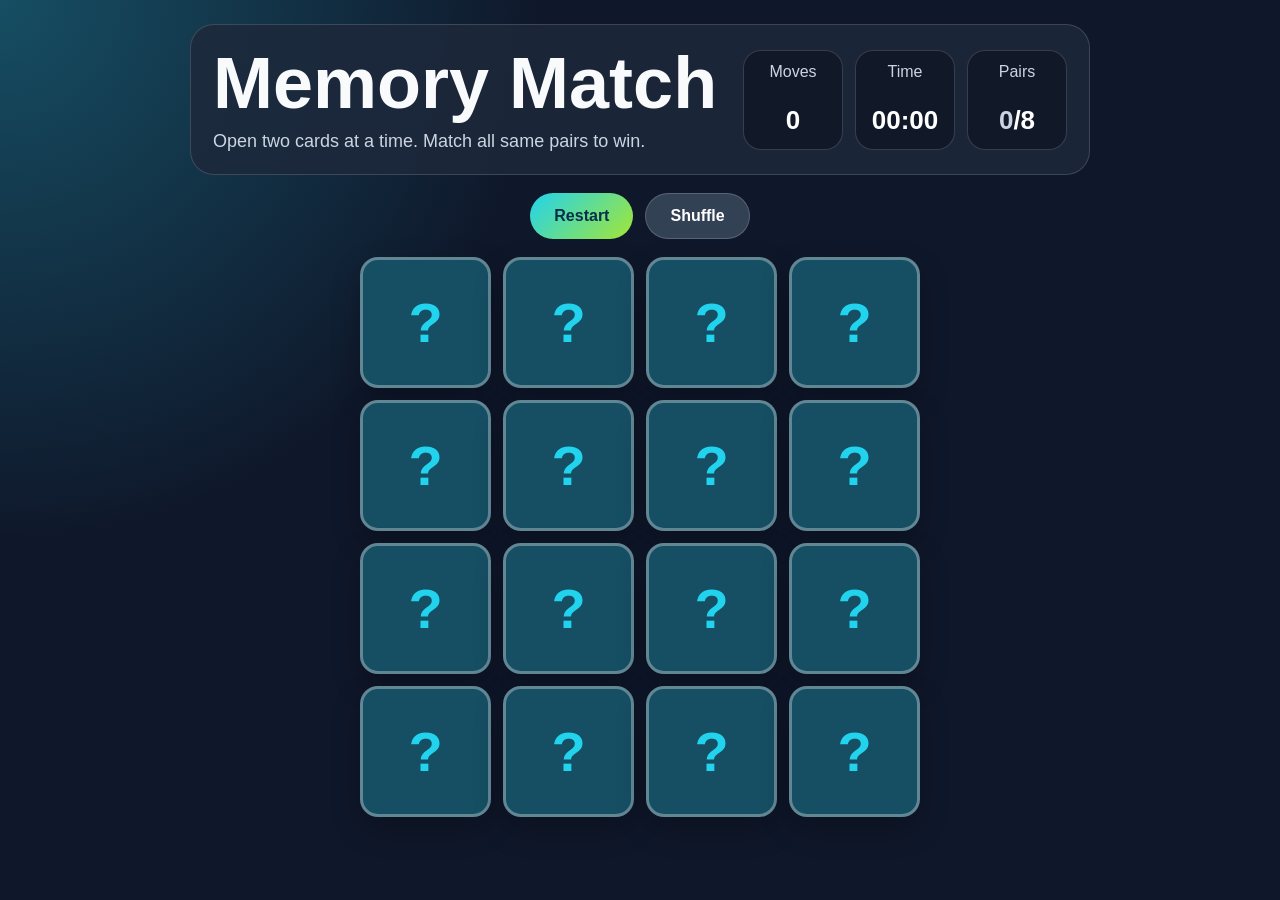
<file: index.html>
<!DOCTYPE html>
<html lang="en">
<head>
  <meta charset="UTF-8" />
  <meta name="viewport" content="width=device-width, initial-scale=1.0" />
  <title>Memory Match Game</title>
  <link rel="stylesheet" href="style.css" />
</head>
<body>
  <main class="app">
    <section class="top">
      <div>
        <!-- <p class="tag">HTML5 GAME</p> -->
        <h1>Memory Match</h1>
        <p class="subtitle">Open two cards at a time. Match all same pairs to win.</p>
      </div>

      <div class="stats">
        <div><span>Moves</span><b id="moves">0</b></div>
        <div><span>Time</span><b id="timer">00:00</b></div>
        <div><span>Pairs</span><b><span id="pairs">0</span>/8</b></div>
      </div>
    </section>

    <section class="controls">
      <button id="restartBtn">Restart</button>
      <button id="shuffleBtn" class="secondary">Shuffle</button>
    </section>

    <section id="gameBoard" class="board"></section>

    <div id="message" class="message"></div>
  </main>

  <script src="script.js"></script>
</body>
</html>
</file>
<file: style.css>
:root {
  --bg: #0f172a;
  --panel: #1e293b;
  --card-back: #164e63;
  --card-front: #f8fafc;
  --text: #f8fafc;
  --muted: #cbd5e1;
  --accent: #22d3ee;
  --good: #a3e635;
}

* {
  box-sizing: border-box;
}

body {
  margin: 0;
  min-height: 100vh;
  font-family: Arial, Helvetica, sans-serif;
  color: var(--text);
  background: radial-gradient(circle at top left, #164e63, transparent 35%), var(--bg);
  display: flex;
  justify-content: center;
  padding: 24px;
}

.app {
  width: min(900px, 100%);
}

.top {
  background: rgba(30, 41, 59, 0.85);
  border: 1px solid rgba(255,255,255,0.15);
  border-radius: 24px;
  padding: 22px;
  display: flex;
  justify-content: space-between;
  gap: 20px;
  align-items: center;
}

.tag {
  margin: 0 0 8px;
  color: var(--good);
  font-size: 13px;
  font-weight: 800;
  letter-spacing: 3px;
}

h1 {
  margin: 0;
  font-size: clamp(42px, 7vw, 72px);
  line-height: 1;
}

.subtitle {
  margin: 12px 0 0;
  color: var(--muted);
  font-size: 18px;
}

.stats {
  display: flex;
  gap: 12px;
}

.stats div {
  width: 100px;
  height: 100px;
  background: #111827;
  border: 1px solid rgba(255,255,255,0.16);
  border-radius: 18px;
  display: grid;
  place-items: center;
  text-align: center;
}

.stats span {
  color: var(--muted);
}

.stats b {
  display: block;
  font-size: 26px;
  color: white;
}

.controls {
  margin: 18px 0;
  display: flex;
  justify-content: center;
  gap: 12px;
}

button {
  border: 0;
  border-radius: 999px;
  padding: 13px 24px;
  cursor: pointer;
  font-weight: 800;
  font-size: 16px;
  background: linear-gradient(135deg, var(--accent), var(--good));
  color: #082f49;
}

button.secondary {
  background: #334155;
  color: white;
  border: 1px solid rgba(255,255,255,0.18);
}

.board {
  width: min(560px, 100%);
  margin: 0 auto;
  display: grid;
  grid-template-columns: repeat(4, 1fr);
  gap: 12px;
}

.card {
  aspect-ratio: 1 / 1;
  border: 3px solid rgba(255,255,255,0.32);
  border-radius: 18px;
  background: var(--card-back);
  color: var(--accent);
  font-size: clamp(34px, 6vw, 56px);
  font-weight: 900;
  cursor: pointer;
  display: grid;
  place-items: center;
  transition: transform 0.18s ease, background 0.18s ease;
  box-shadow: 0 12px 30px rgba(0,0,0,0.24);
}

.card:hover {
  transform: translateY(-3px);
}

.card.open {
  background: var(--card-front);
  color: #0f172a;
  border-color: white;
}

.card.matched {
  background: var(--good);
  color: #1e293b;
  border-color: var(--good);
  cursor: default;
}

.message {
  min-height: 40px;
  margin-top: 18px;
  text-align: center;
  color: var(--good);
  font-size: 22px;
  font-weight: 800;
}

@media (max-width: 700px) {
  body {
    padding: 12px;
  }

  .top {
    flex-direction: column;
    align-items: stretch;
  }

  .stats {
    justify-content: space-between;
  }

  .stats div {
    width: 31%;
    height: 82px;
  }

  h1 {
    font-size: 44px;
  }

  .board {
    gap: 9px;
  }

  .card {
    border-radius: 14px;
  }
}
</file>
